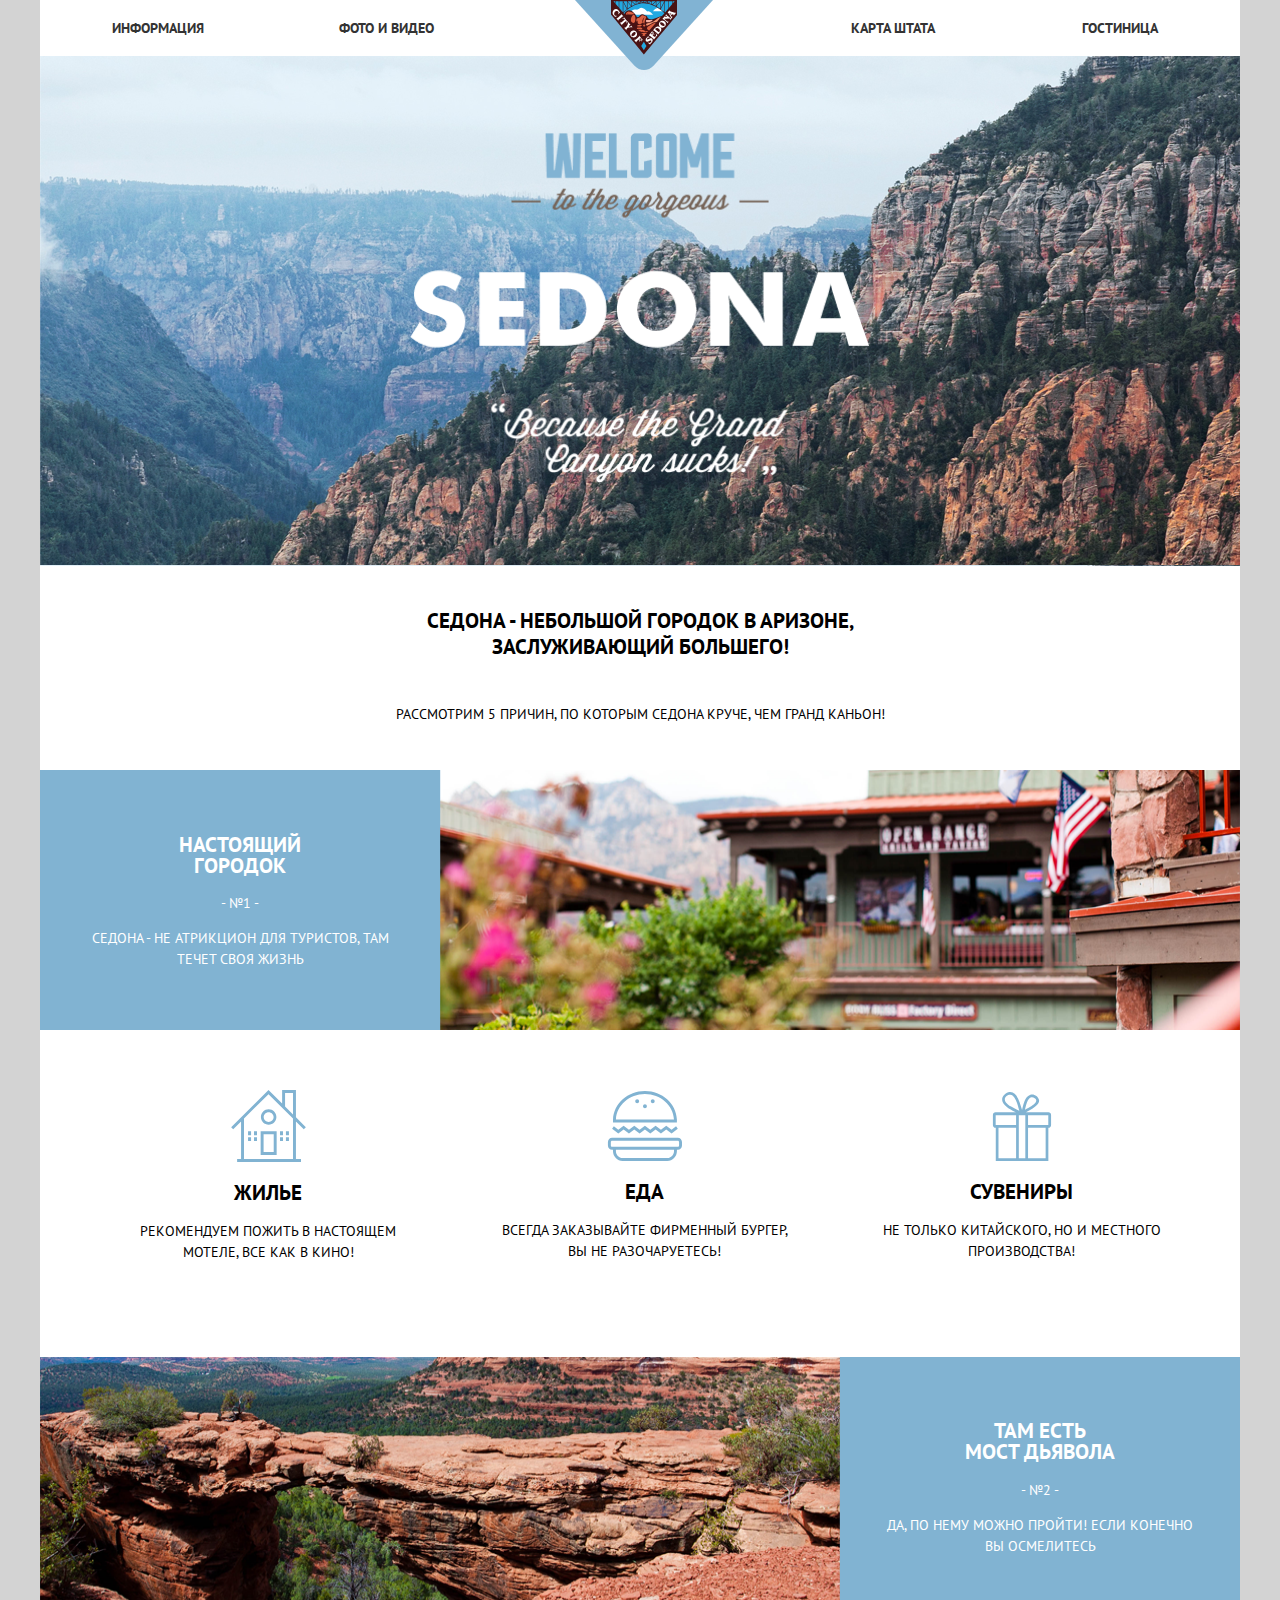
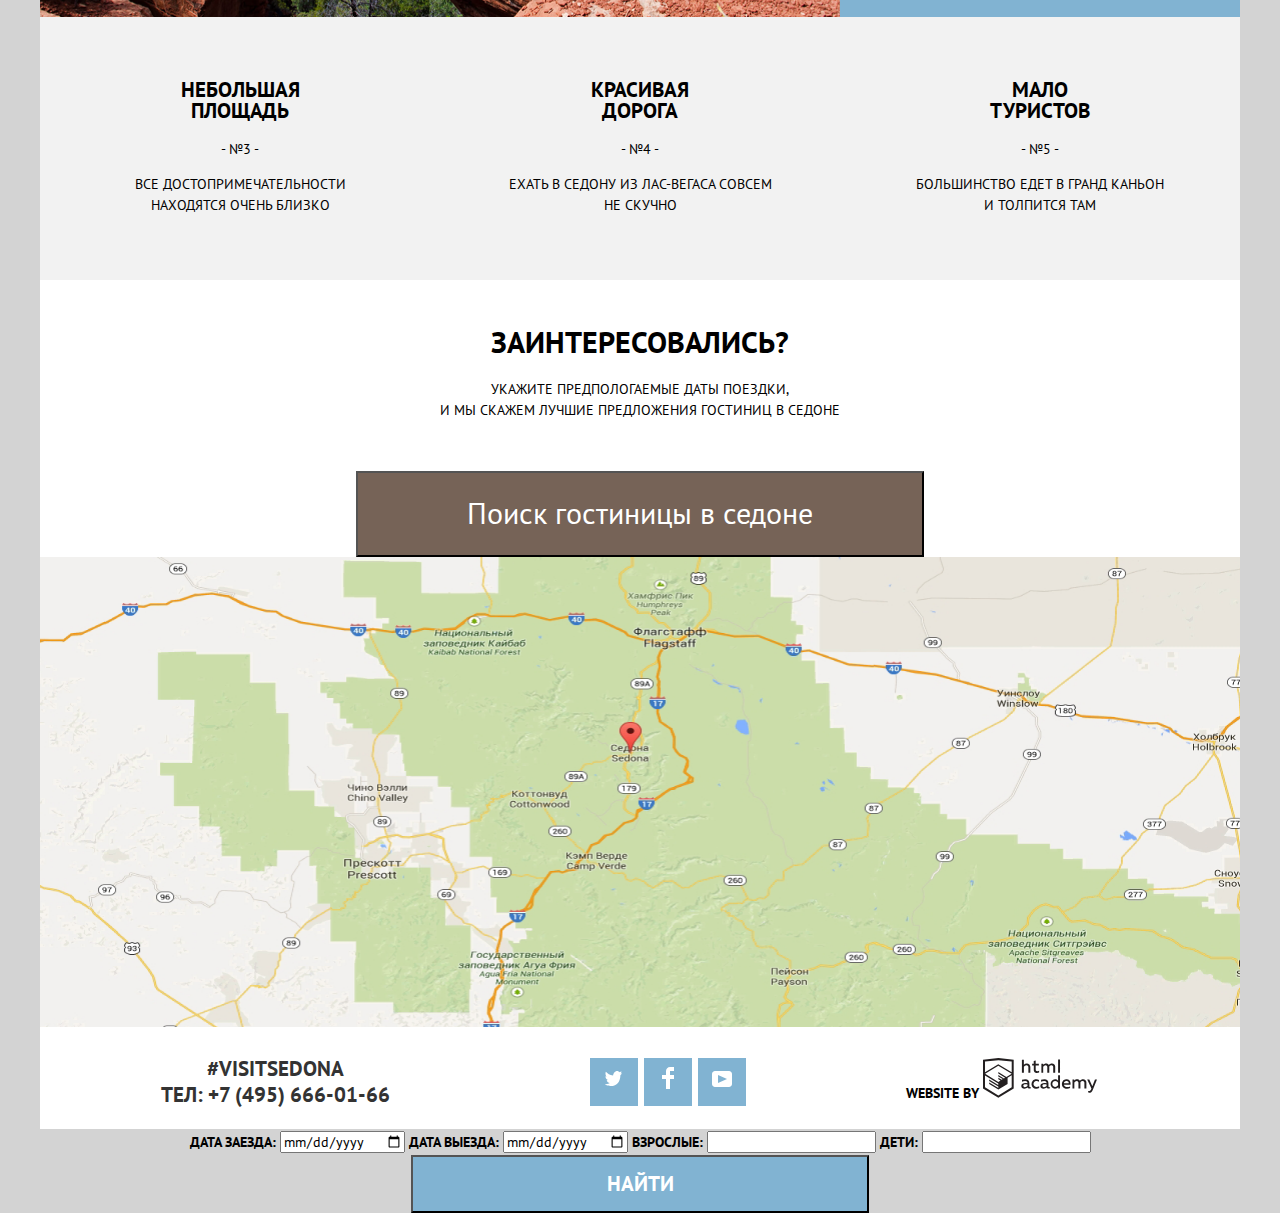
<file: index.html>
<!DOCTYPE HTML>
<html class="page" lang="ru">

<head>
    <meta charset="UTF-8">
    <title>project sedona</title>
    <link rel="icon" href="favicon.ico">
    <!-- 32x32 -->
    <link rel="icon" href="img/icon/favicon_152.svg" type="image/svg+xml">
    <link rel="apple_touch_icon" href="img/icon/180.png">
    <link rel="manifest" href="manifest.webmanifest">
    <link href="https://fonts.googleapis.com/css2?family=PT+Sans:wght@400;700&display=swap" rel="stylesheet">
    <link href="css/normalize.css" rel="stylesheet">
    <link href="css/style.css" rel="stylesheet">
</head>

<body class="page-body">
    <header class="main-header">
        <nav class="main-navigation">
            <a href="index.html">
                <img class="logo" src="img/logo/logo.svg" width="140" height="70" alt="Логотип Sedona">
            </a>
            <ul class="site-navigation">
                <li><a class="info-page" href="">информация</a></li>
                <li><a href="index.html">фото и видео</a></li>
                <li><a href="index.html">карта штата</a></li>
                <li><a href="catalog.html">гостиница</a></li>
            </ul>
        </nav>
    </header>

    <main class="container">
        <section class="title">
            <article>
                <div class="bg-pic">
                    <img class="bg-img" src="img/welcome.png" width="460" height="350" alt="изображение приветствие sedona">
                </div>
                <div class="text-wrapper">
                    <h1>
                        седона - небольшой городок в Аризоне,<br> заслуживающий большего!
                    </h1>
                    <p class="text">
                        рассмотрим 5 причин, по которым Седона круче, чем гранд каньон!
                    </p>
                </div>
            </article>
            <article class="features-1">
                <div class="point">
                    <h2>
                        настоящий<br> городок
                    </h2>
                    <p class="text">
                        - №1 -
                    </p>
                    <p class="text">
                        седона - не атрикцион для туристов, там<br> течет своя жизнь
                    </p>
                </div>
                <img src="img/hotel_sedona.png" width="800" height="260" alt="гостиница sedona">
            </article>
            <article class="content-wrapper">
                <ul class="features-list">
                    <li class="features-item">
                        <img src="img/icon/home.svg" alt="иконка дома">
                        <h2>жилье</h2>
                        <p class="text">рекомендуем пожить в настоящем<br> мотеле, все как в кино!
                        </p>
                    </li>
                    <li class="features-item">
                        <img src="img/icon/burger.svg" alt="иконка бургера">
                        <h2>еда</h2>
                        <p class="text">всегда заказывайте фирменный бургер,<br> вы не разочаруетесь!
                        </p>
                    </li>
                    <li class="features-item">
                        <img src="img/icon/surprice.svg" alt="иконка подарка">
                        <h2>сувениры</h2>
                        <p class="text">не только китайского, но и местного<br> производства!
                        </p>
                    </li>
                </ul>
            </article>
            <article class="features-2">
                <img src="img/canyon.png" width="800" height="260" alt="Картинка каньона">
                <div class="point">
                    <h2>
                        там есть<br> мост дьявола
                    </h2>
                    <p class="text">
                        - №2 -
                    </p>
                    <p class="text">
                        да, по нему можно пройти! если конечно<br> вы осмелитесь
                    </p>
                </div>
            </article>
            <article>
                <ul class="features-list-2">
                    <li class="features-item">
                        <h2>небольшая<br> площадь</h2>
                        <p class="text">
                            - №3 -
                        </p>
                        <p class="text">все достопримечательности<br> находятся очень близко
                        </p>
                    </li>
                    <li class="features-item">
                        <h2>красивая<br> дорога</h2>
                        <p class="text">
                            - №4 -
                        </p>
                        <p class="text">ехать в седону из Лас-вегаса совсем<br> не скучно
                        </p>
                    </li>
                    <li class="features-item">
                        <h2>мало<br> туристов</h2>
                        <p class="text">
                            - №5 -
                        </p>
                        <p class="text">большинство едет в гранд каньон<br> и толпится там
                        </p>
                    </li>
                </ul>
            </article>
        </section>
        <section class="subtitle">
            <div class="subtitle-text">
                <h2>заинтересовались?</h2>
                <p class="text">укажите предпологаемые даты поездки,<br> и мы скажем лучшие предложения гостиниц в седоне
                </p>
            </div>
            <button class="button-modal-list" type="button">Поиск гостиницы в седоне</button>
            <!--Форма выпадающего списка, обозначена после тега footer-->
        </section>
    </main>

    <footer class="main-footer">
        <section>
            <img src="img/map.png" width="1200" height="470" alt="карта местонахождения гостиницы">
            <div class="footer-wrapper">
                <section class="contacts">
                    <h3>контакты</h3>
                    <p>
                        <a href="index.html">#visitsedona</a><br>
                        <a href="tel:+74956660166">Тел: +7 (495) 666-01-66</a>
                    </p>
                </section>
                <section class="socials">
                    <h3>Соц.сети</h3>
                    <ul class="social-list">
                        <li class="social-item">
                            <a href="#">
                                <svg width="17" height="17" viewBox="0 0 17 17" fill="none" xmlns="http://www.w3.org/2000/svg">
                                    <path d="M10.95 1.14409C12.635 0.648089 13.934 1.41409 14.527 2.32309C15.2 2.09209 15.858 1.84209 16.538 1.61509C16.5249 2.30145 16.2117 2.94761 15.681 3.38309C16.366 3.55309 16.985 2.89209 16.985 2.89209C16.816 3.89209 15.979 4.68009 15.422 4.91609C15.191 11.6661 12.247 16.1331 5.34498 15.9981H4.89898C4.48898 15.9981 0.734977 15.5381 0.000976562 14.1111C2.27198 14.3071 3.89398 13.6891 4.69398 12.9341C3.73398 12.6341 2.01498 12.4571 1.71498 9.98409C2.06398 10.0901 2.27898 10.2121 2.90498 10.1031C1.70498 9.24709 0.373977 8.53009 0.447977 6.33009C0.732977 6.65809 1.51498 6.86609 1.78798 6.80209C1.08498 6.56109 -0.182023 3.44209 0.893977 1.85009C2.71198 3.70409 4.62898 5.45609 8.04598 5.62309C8.25398 3.33009 9.18298 1.79309 10.95 1.14409Z" fill="white"/>
                                    </svg>
                            </a>
                        </li>
                        <li class="social-item">
                            <a href="#">
                                <svg width="12" height="22" viewBox="0 0 12 22" fill="none" xmlns="http://www.w3.org/2000/svg">
                                    <path d="M12 4V0H8C5.79086 0 4 1.79086 4 4V8H0V12H4V22H8V12H12V8H8V4H12Z" fill="white"/>
                                    </svg>

                            </a>
                        </li>
                        <li class="social-item">
                            <a href="#">
                                <svg width="20" height="16" viewBox="0 0 20 16" fill="none" xmlns="http://www.w3.org/2000/svg">
                                    <path fill-rule="evenodd" clip-rule="evenodd" d="M3 0H17C18.65 0 20 1.35 20 3V13C20 14.65 18.65 16 17 16H3C1.35 16 0 14.65 0 13V3C0 1.35 1.35 0 3 0ZM6.027 4.002V11.998L15.014 8L6.027 4.002Z" fill="white"/>
                                    </svg>
                            </a>
                        </li>
                    </ul>
                </section>
                <section class="copyright ">
                    <h3>Разработчик</h3>
                    <p>
                        website by
                        <a class="copy-logo" href="https://htmlacademy.ru/intensive/htmlcss">
                            <svg width="114" height="40" viewBox="0 0 114 40" fill="none" xmlns="http://www.w3.org/2000/svg">
                                <path fill-rule="evenodd" clip-rule="evenodd" d="M15.5197 0.057373H15.3509L0 1.71895V30.4945L15.3509 39.8382L30.7018 30.4945V1.71895L15.5197 0.057373ZM77.0183 1.62185H75.0876V14.7311H77.0183V1.62185ZM40.8619 1.63264V6.76843C41.6131 5.9864 42.6386 5.5436 43.7105 5.53843C44.6823 5.47908 45.6329 5.84495 46.3253 6.54479C47.0177 7.24462 47.3866 8.21244 47.3399 9.20685V14.7634H45.367V9.46579C45.4231 8.94897 45.2754 8.43059 44.9566 8.02553C44.6377 7.62047 44.174 7.36218 43.6683 7.3079H43.3518C42.3456 7.36979 41.4321 7.9295 40.9041 8.80764V14.7634H38.8995V1.63264H40.8619ZM77.0183 30.4837H75.2775V29.0595C74.4828 30.1353 73.23 30.7538 71.9119 30.7211C69.4751 30.5528 67.5825 28.4822 67.5825 25.9845C67.5825 23.4867 69.4751 21.4162 71.9119 21.2479C73.1195 21.2052 74.2818 21.7203 75.0771 22.6505V17.3205H77.0183V30.4837ZM47.0656 29.0595C47.263 29.0515 47.4583 29.0152 47.6459 28.9516V30.3866C47.2482 30.5404 46.826 30.6172 46.4009 30.6132C45.6482 30.6769 44.9394 30.2429 44.639 29.5342C43.7036 30.31 42.5302 30.7227 41.3261 30.6995C39.733 30.6995 38.256 29.804 38.256 27.9482C38.256 25.65 40.3661 24.9379 42.1702 24.9379C42.9402 24.9505 43.707 25.0408 44.4596 25.2076V24.884C44.4596 23.805 43.6578 22.9742 42.1491 22.9742C41.0585 22.9764 39.9804 23.2116 38.9839 23.6647V21.8305C40.0678 21.451 41.204 21.2506 42.3495 21.2371C44.8394 21.2371 46.3693 22.4455 46.3693 25.1753V28.4121C46.3546 28.5668 46.401 28.721 46.4981 28.8406C46.5951 28.9601 46.7349 29.035 46.8862 29.0487H47.0656V29.0595ZM40.2711 27.8403C40.298 28.229 40.4761 28.5905 40.7655 28.844C41.055 29.0974 41.4317 29.2217 41.8115 29.189H41.9275C42.8819 29.1906 43.7973 28.8022 44.4702 28.11V26.5779C43.842 26.4414 43.2026 26.3655 42.5605 26.3513C41.5055 26.3513 40.2817 26.7074 40.2817 27.8403H40.2711ZM56.0229 21.9384C55.1962 21.4632 54.2596 21.2246 53.3115 21.2479H52.9422C51.7332 21.2873 50.5891 21.8166 49.7619 22.7192C48.9347 23.6218 48.4923 24.8236 48.5321 26.06V26.5024C48.6957 29.0004 50.805 30.8921 53.2482 30.7318C54.2519 30.7555 55.2477 30.5452 56.1601 30.1168V28.2718C55.3769 28.7215 54.4945 28.9591 53.5963 28.9624C52.5199 29.0288 51.4963 28.4793 50.9385 27.5356C50.3806 26.5918 50.3806 25.4095 50.9385 24.4658C51.4963 23.522 52.5199 22.9725 53.5963 23.039C54.461 23.0357 55.3066 23.2989 56.0229 23.7942V21.9384ZM66.1514 29.0595C66.3488 29.0515 66.5441 29.0152 66.7317 28.9516V30.3866C66.334 30.5404 65.9118 30.6172 65.4867 30.6132C64.734 30.6769 64.0252 30.2429 63.7248 29.5342C62.7894 30.31 61.616 30.7227 60.4119 30.6995C58.8188 30.6995 57.3417 29.804 57.3417 27.9482C57.3417 25.65 59.4518 24.9379 61.256 24.9379C62.0259 24.9505 62.7928 25.0408 63.5454 25.2076V24.884C63.5454 23.805 62.7436 22.9742 61.2349 22.9742C60.1443 22.9764 59.0662 23.2116 58.0697 23.6647V21.8305C59.1536 21.451 60.2897 21.2506 61.4353 21.2371C63.9252 21.2371 65.455 22.4455 65.455 25.1753V28.4121C65.4404 28.5668 65.4868 28.721 65.5838 28.8406C65.6809 28.9601 65.8207 29.035 65.972 29.0487H66.1514V29.0595ZM59.855 28.8481C59.5632 28.5943 59.3837 28.2311 59.3569 27.8403H59.378C59.378 26.7074 60.5385 26.3513 61.6569 26.3513C62.299 26.3655 62.9383 26.4414 63.5665 26.5779V28.11C62.8937 28.8022 61.9782 29.1906 61.0239 29.189H60.9078C60.5263 29.2247 60.1469 29.1019 59.855 28.8481ZM69.3271 25.9305C69.3271 24.2859 70.6308 22.9526 72.239 22.9526L72.2601 23.0066C73.4742 23.0066 74.5742 23.7382 75.0665 24.8732V27.0311C74.5856 28.1871 73.4673 28.9296 72.239 28.9084C70.6308 28.9084 69.3271 27.5752 69.3271 25.9305ZM83.3486 21.2479C86.8408 21.2479 88.0541 24.1395 87.4844 26.7397H80.922C81.1436 28.3582 82.6839 29.0163 84.2876 29.0163C85.2509 29.0196 86.2027 28.8021 87.0729 28.3797V30.1061C86.0736 30.5421 84.9939 30.7519 83.9078 30.7211C81.2385 30.7211 78.8963 29.189 78.8963 25.9521C78.8362 24.7502 79.2482 23.5736 80.0408 22.6841C80.8334 21.7945 81.9408 21.2658 83.1165 21.2155H83.3486V21.2479ZM80.8693 25.1753C80.9704 23.8237 82.1216 22.8104 83.4436 22.9095H83.4858C84.1064 22.8531 84.7196 23.08 85.1612 23.5295C85.6028 23.979 85.8275 24.6051 85.7752 25.24H80.8693V25.1753ZM89.489 30.4621V21.4961H91.2298V22.575C91.9777 21.7197 93.041 21.2229 94.1628 21.2047C95.2951 21.1328 96.3712 21.7163 96.9482 22.7153C97.7407 21.8335 98.8477 21.3161 100.018 21.2803C100.952 21.2327 101.859 21.6011 102.507 22.2901C103.154 22.9792 103.478 23.9213 103.394 24.8732V30.4837H101.39V24.9271C101.437 24.4734 101.306 24.0191 101.024 23.6647C100.743 23.3104 100.336 23.0852 99.8917 23.039H99.6174C98.7512 23.0941 97.9525 23.536 97.4335 24.2474V30.4837H95.4289V24.9271C95.4728 24.47 95.3357 24.0139 95.0481 23.6611C94.7606 23.3082 94.3467 23.088 93.8991 23.0497H93.6881C92.7466 23.1344 91.8915 23.6449 91.3564 24.4416V30.5161H89.5312L89.489 30.4621ZM113.977 21.4745H111.972L109.324 28.2718L106.306 21.4853H104.196L108.417 30.5484L108.237 31.0016C107.72 32.3611 107.003 33.0516 106.053 33.0516C105.75 33.0548 105.447 33.0112 105.156 32.9221V34.6161C105.536 34.7125 105.926 34.7632 106.317 34.7671C107.646 34.7671 108.902 34.0226 109.851 31.6813L113.977 21.4745ZM52.689 5.78658V2.54974L50.7266 3.01369V5.73264H49.144V7.49132H50.7899V11.9905C50.7231 12.817 51.0244 13.6301 51.61 14.2038C52.1955 14.7775 53.0028 15.0505 53.8073 14.9468C54.5996 14.9535 55.3875 14.8259 56.139 14.5692V12.8429C55.5727 13.0781 54.9672 13.199 54.356 13.199C53.2165 13.199 52.689 12.8105 52.689 11.6237V7.5129H55.8541V5.78658H52.689ZM58.3862 14.7526V5.75421H60.1376V6.83316C60.8811 5.97655 61.9403 5.476 63.0601 5.45211C64.1624 5.38099 65.2146 5.93142 65.8032 6.88711C66.5958 6.00534 67.7028 5.48794 68.8734 5.45211C69.8138 5.41462 70.7233 5.79859 71.364 6.50353C72.0046 7.20846 72.3126 8.16418 72.2073 9.12053V14.7418H70.2028V9.18527C70.2499 8.73151 70.1184 8.27721 69.8373 7.92287C69.5561 7.56853 69.1485 7.34334 68.7046 7.29711H68.4619C67.5957 7.35228 66.797 7.7942 66.278 8.50553V14.7418H64.2734V9.18527C64.3206 8.73151 64.1891 8.27721 63.9079 7.92287C63.6268 7.56853 63.2191 7.34334 62.7752 7.29711H62.5326C61.5911 7.38181 60.736 7.89229 60.2009 8.68895V14.7634H58.3862V14.7526ZM28.6972 29.3033L28.7078 29.2968L28.6972 29.3184V29.3033ZM28.6972 17.3205V29.3033L15.3509 37.4321L2.00459 29.3184V17.5147L15.2876 25.6068V27.0311L6.18257 21.5284V22.9418L15.3404 28.5632V30.0629L6.19312 24.4955V25.9521L15.3509 31.5734L24.5826 25.9197V19.8129L28.6972 17.3205ZM28.7078 15.7776L25.0362 17.9355L23.3482 19.0145L15.3087 14.0837V15.4971L22.156 19.7266L22.0083 19.8237L20.9532 20.4063L15.2876 16.9537V18.3995L19.761 21.1184L18.706 21.8413L15.3298 19.7913V21.2047L17.5454 22.5426L15.2982 23.9021L2.11009 15.864L15.3087 7.72869L28.7078 15.7776ZM15.2876 6.27211L28.7078 14.3534V3.56395L15.3615 2.12895L2.01514 3.56395V14.3534L15.2876 6.27211Z" fill="#231F20"/>
                                </svg>                                
                        </a>
                    </p>
                </section>
            </div>
        </section>
    </footer>
    <section class="modal">
        <form action="#" method="POST">
            <label for="data-visit">Дата заезда:</label>
            <input type="date" name="data" id="data-visit">
            <label for="data-exit">Дата выезда:</label>
            <input type="date" name="data" id="data-exit">

            <label for="big">Взрослые:</label>
            <input type="number" name="big" id="big">
            <label for="small">Дети:</label>
            <input type="number" name="small" id="small">

            <input class="button-modal" type="button" value="Найти">
        </form>
    </section>

</body>

</html>
</file>
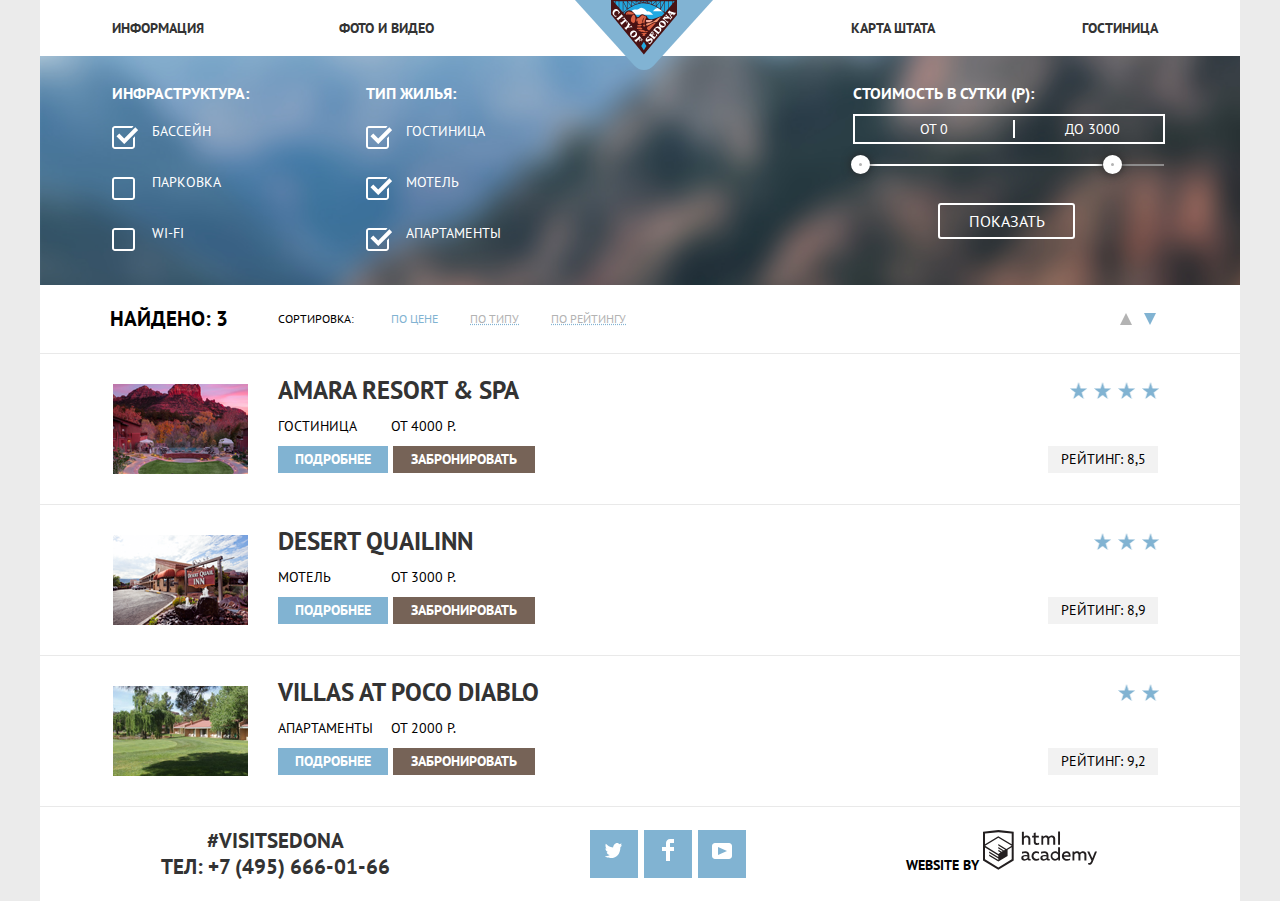
<file: catalog.html>
<!DOCTYPE HTML>
<html class="page" lang="ru">

<head>
    <meta charset="UTF-8">
    <title>Каталог гостиницы - Sedona</title>
    <link rel="icon" href="favicon.ico">
    <!-- 32x32 -->
    <link rel="icon" href="img/icon/favicon_152.svg" type="image/svg+xml">
    <link rel="apple_touch_icon" href="img/icon/180.png">
    <link rel="manifest" href="manifest.webmanifest">
    <link href="https://fonts.googleapis.com/css2?family=PT+Sans:wght@400;700&display=swap:subset=cyrillic" rel="stylesheet">
    <link href="css/normalize.css" rel="stylesheet">
    <link href="css/style.css" rel="stylesheet">
</head>

<body class="inner-page-body">
    <header class="main-header">
        <nav class="main-navigation">
            <a href="index.html">
                <img class="logo" src="img/logo/logo.svg" width="140" height="70" alt="Логотип Sedona">
            </a>
            <ul class="site-navigation">
                <li><a class="info-page" href="">информация</a></li>
                <li><a href="index.html">фото и видео</a></li>
                <li><a href="index.html">карта штата</a></li>
                <li><a href="catalog.html">гостиница</a></li>
            </ul>
        </nav>
    </header>


    <main class="container">
        <section class="filter">
            <h2 class="display-none">фильтр</h2>
            <form method="post" action="https://echo.htmlacademy.ru">
                <div class="filter-wrapper">
                <fieldset class="services">
                    <legend class="inner-h2">Инфраструктура:</legend>
                    <ul class="filter-list">
                        <li class="filter-item">
                            <input type="checkbox" class="checkbox" name="pool" id="pool" checked>
                            <label for="pool">бассейн</label>
                        </li>
                        <li class="filter-item">
                            <input type="checkbox" class="checkbox-2" name="parking" id="parking">
                            <label for="parking">парковка</label>
                        </li>
                        <li class="filter-item">
                            <input type="checkbox" class="checkbox-2" name="wifi" id="wifi">
                            <label for="wifi">wi-fi</label>
                        </li>
                    </ul>
                </fieldset>
                <fieldset class="services-2">
                    <legend class="inner-h2">тип жилья:</legend>
                    <ul class="filter-list">
                        <li class="filter-item">
                            <input type="checkbox" class="checkbox" name="hotel" id="hotel" checked>
                            <label for="hotel">гостиница</label>
                        </li>
                        <li class="filter-item">
                            <input type="checkbox" class="checkbox" name="motel" id="motel" checked>
                            <label for="motel">мотель</label>
                        </li>
                        <li class="filter-item">
                            <input type="checkbox" class="checkbox" name="appartaments" id="appartaments" checked>
                            <label for="appartaments">апартаменты</label>
                        </li>
                    </ul>
                </fieldset>
               <fieldset class="price">
                    <h2 class="inner-h2">
                        стоимость в сутки (Р):
                    </h2>
                    <div class="price-controls">
                        <label class="min-price">
                            от <input type="text" name="min-price" value="0">
                            </label>
                        <div class="line-vert"></div>
                            <label class="max-price">
                            до <input type="text" name="max-price" value="3000">
                            </label>
                    </div>
                    <div class="range-filter">
                        <div class="scale">
                            <div class="bar"></div>
                        </div>
                        <div class="toggle toggle-start" tabindex="0"></div>
                        <div class="toggle toggle-end" tabindex="0"></div>
                    </div>
                    <button class="inner_button_filter" type="button">показать</button>
                </fieldset>  
                </div>
            </form>
        </section>

<!-- ___________________________________________________________________________________ -->

        <section class="main-results">
            <p class="results">найдено: 3</p>
            <h2 class="sorting">сортировка:</h2>
            <ul class="sorting-list">
                <li class="sorting-item">
                    <a href="">по цене</a>
                </li>
                <li class="sorting-item">
                    <a href="">по типу</a> 
                </li>
                <li class="sorting-item">
                    <a href="">по рейтингу</a>
                </li>
            </ul>
            <div class="arrow">
                <div class="arrow up"></div>
                <div class="arrow down"></div>
            </div>   
        </section>

<!-- ____________________________________________________________________________________ -->

        <section class="position-catalog">
            <ul class="inner-features-list">
                <li class="inner-features-item">
                    <a href="">
                        <img src="img/AMARA_RESORT_&_SPA.png" width="135" height="90" alt="гостиница AMARA RESORT & SPA">
                     </a>
                        <div class="list-wrapper">
                            <h3 class="name-content">AMARA RESORT & SPA</h3>
                    <p class="text-price">гостиница <span class="worth">от 4000 Р.</span></p>
                    <a href="" class="btn info-product">подробнее</a>
                    <a href="" class="btn reserv">забронировать</a>
                </div>
                    <div class="star">
                        <img src="img/icon/star.png" width="18" height="17" alt="звезда отеля">
                        <img src="img/icon/star.png" width="18" height="17" alt="звезда отеля">
                        <img src="img/icon/star.png" width="18" height="17" alt="звезда отеля">
                        <img src="img/icon/star.png" width="18" height="17" alt="звезда отеля">
                    </div>
                    <p class="text-rating">рейтинг: 8,5</p>
                </li>
                <li class="inner-features-item">
                    <a href="">
                        <img src="img/DESERT_QUAILINN.png" width="135" height="90" alt="мотель DESERT QUAILINN">
                    </a>
                        <div class="list-wrapper">
                            <h3 class="name-content">DESERT QUAILINN</h3>
                    <p class="text-price">мотель <span class="worth">от 3000 Р.</span></p>
                    <a href="" class="btn info-product">подробнее</a>
                    <a href="" class="btn reserv">забронировать</a>
                    </div>
                    <div class="star">
                        <img src="img/icon/star.png" width="18" height="17" alt="звезда отеля">
                        <img src="img/icon/star.png" width="18" height="17" alt="звезда отеля">
                        <img src="img/icon/star.png" width="18" height="17" alt="звезда отеля">
                    </div>
                    <p class="text-rating">рейтинг: 8,9</p>
                </li>
                <li class="inner-features-item">
                    <a href="">
                        <img src="img/VILLAS_AT_POCO_DIABLO.png" width="135" height="90" alt="апартаменты VILLAS AT POCO DIABLO">
                    </a>
                        <div class="list-wrapper">
                            <h3 class="name-content">VILLAS AT POCO DIABLO</h3>
                    <p class="text-price">апартаменты <span class="worth">от 2000 Р.</span></p>
                    <a href="" class="btn info-product">подробнее</a>
                    <a href="" class="btn reserv">забронировать</a>
                    </div>
                    <div class="star">
                        <img src="img/icon/star.png" width="18" height="17" alt="звезда отеля">
                        <img src="img/icon/star.png" width="18" height="17" alt="звезда отеля">
                    </div>
                    <p class="text-rating">рейтинг: 9,2</p>
                </li>
            </ul>
        </section>
    </main>

    <footer class="main-footer">
        <section>
            <div class="footer-wrapper">
                <section class="contacts">
                    <h3>контакты</h3>
                    <p>
                        <a href="index.html">#visitsedona</a><br>
                        <a href="tel:+74956660166">Тел: +7 (495) 666-01-66</a>
                    </p>
                </section>
                <section class="socials">
                    <h3>Соц.сети</h3>
                    <ul class="social-list">
                        <li class="social-item">
                            <a href="#">
                                <svg width="17" height="17" viewBox="0 0 17 17" fill="none" xmlns="http://www.w3.org/2000/svg">
                                    <path d="M10.95 1.14409C12.635 0.648089 13.934 1.41409 14.527 2.32309C15.2 2.09209 15.858 1.84209 16.538 1.61509C16.5249 2.30145 16.2117 2.94761 15.681 3.38309C16.366 3.55309 16.985 2.89209 16.985 2.89209C16.816 3.89209 15.979 4.68009 15.422 4.91609C15.191 11.6661 12.247 16.1331 5.34498 15.9981H4.89898C4.48898 15.9981 0.734977 15.5381 0.000976562 14.1111C2.27198 14.3071 3.89398 13.6891 4.69398 12.9341C3.73398 12.6341 2.01498 12.4571 1.71498 9.98409C2.06398 10.0901 2.27898 10.2121 2.90498 10.1031C1.70498 9.24709 0.373977 8.53009 0.447977 6.33009C0.732977 6.65809 1.51498 6.86609 1.78798 6.80209C1.08498 6.56109 -0.182023 3.44209 0.893977 1.85009C2.71198 3.70409 4.62898 5.45609 8.04598 5.62309C8.25398 3.33009 9.18298 1.79309 10.95 1.14409Z" fill="white"/>
                                    </svg>
                            </a>
                        </li>
                        <li class="social-item">
                            <a href="#">
                                <svg width="12" height="22" viewBox="0 0 12 22" fill="none" xmlns="http://www.w3.org/2000/svg">
                                    <path d="M12 4V0H8C5.79086 0 4 1.79086 4 4V8H0V12H4V22H8V12H12V8H8V4H12Z" fill="white"/>
                                    </svg>

                            </a>
                        </li>
                        <li class="social-item">
                            <a href="#">
                                <svg width="20" height="16" viewBox="0 0 20 16" fill="none" xmlns="http://www.w3.org/2000/svg">
                                    <path fill-rule="evenodd" clip-rule="evenodd" d="M3 0H17C18.65 0 20 1.35 20 3V13C20 14.65 18.65 16 17 16H3C1.35 16 0 14.65 0 13V3C0 1.35 1.35 0 3 0ZM6.027 4.002V11.998L15.014 8L6.027 4.002Z" fill="white"/>
                                    </svg>
                            </a>
                        </li>
                    </ul>
                </section>
                <section class="copyright ">
                    <h3>Разработчик</h3>
                    <p>
                        website by
                        <a class="copy-logo" href="https://htmlacademy.ru/intensive/htmlcss">
                            <svg width="114" height="40" viewBox="0 0 114 40" fill="none" xmlns="http://www.w3.org/2000/svg">
                                <path fill-rule="evenodd" clip-rule="evenodd" d="M15.5197 0.057373H15.3509L0 1.71895V30.4945L15.3509 39.8382L30.7018 30.4945V1.71895L15.5197 0.057373ZM77.0183 1.62185H75.0876V14.7311H77.0183V1.62185ZM40.8619 1.63264V6.76843C41.6131 5.9864 42.6386 5.5436 43.7105 5.53843C44.6823 5.47908 45.6329 5.84495 46.3253 6.54479C47.0177 7.24462 47.3866 8.21244 47.3399 9.20685V14.7634H45.367V9.46579C45.4231 8.94897 45.2754 8.43059 44.9566 8.02553C44.6377 7.62047 44.174 7.36218 43.6683 7.3079H43.3518C42.3456 7.36979 41.4321 7.9295 40.9041 8.80764V14.7634H38.8995V1.63264H40.8619ZM77.0183 30.4837H75.2775V29.0595C74.4828 30.1353 73.23 30.7538 71.9119 30.7211C69.4751 30.5528 67.5825 28.4822 67.5825 25.9845C67.5825 23.4867 69.4751 21.4162 71.9119 21.2479C73.1195 21.2052 74.2818 21.7203 75.0771 22.6505V17.3205H77.0183V30.4837ZM47.0656 29.0595C47.263 29.0515 47.4583 29.0152 47.6459 28.9516V30.3866C47.2482 30.5404 46.826 30.6172 46.4009 30.6132C45.6482 30.6769 44.9394 30.2429 44.639 29.5342C43.7036 30.31 42.5302 30.7227 41.3261 30.6995C39.733 30.6995 38.256 29.804 38.256 27.9482C38.256 25.65 40.3661 24.9379 42.1702 24.9379C42.9402 24.9505 43.707 25.0408 44.4596 25.2076V24.884C44.4596 23.805 43.6578 22.9742 42.1491 22.9742C41.0585 22.9764 39.9804 23.2116 38.9839 23.6647V21.8305C40.0678 21.451 41.204 21.2506 42.3495 21.2371C44.8394 21.2371 46.3693 22.4455 46.3693 25.1753V28.4121C46.3546 28.5668 46.401 28.721 46.4981 28.8406C46.5951 28.9601 46.7349 29.035 46.8862 29.0487H47.0656V29.0595ZM40.2711 27.8403C40.298 28.229 40.4761 28.5905 40.7655 28.844C41.055 29.0974 41.4317 29.2217 41.8115 29.189H41.9275C42.8819 29.1906 43.7973 28.8022 44.4702 28.11V26.5779C43.842 26.4414 43.2026 26.3655 42.5605 26.3513C41.5055 26.3513 40.2817 26.7074 40.2817 27.8403H40.2711ZM56.0229 21.9384C55.1962 21.4632 54.2596 21.2246 53.3115 21.2479H52.9422C51.7332 21.2873 50.5891 21.8166 49.7619 22.7192C48.9347 23.6218 48.4923 24.8236 48.5321 26.06V26.5024C48.6957 29.0004 50.805 30.8921 53.2482 30.7318C54.2519 30.7555 55.2477 30.5452 56.1601 30.1168V28.2718C55.3769 28.7215 54.4945 28.9591 53.5963 28.9624C52.5199 29.0288 51.4963 28.4793 50.9385 27.5356C50.3806 26.5918 50.3806 25.4095 50.9385 24.4658C51.4963 23.522 52.5199 22.9725 53.5963 23.039C54.461 23.0357 55.3066 23.2989 56.0229 23.7942V21.9384ZM66.1514 29.0595C66.3488 29.0515 66.5441 29.0152 66.7317 28.9516V30.3866C66.334 30.5404 65.9118 30.6172 65.4867 30.6132C64.734 30.6769 64.0252 30.2429 63.7248 29.5342C62.7894 30.31 61.616 30.7227 60.4119 30.6995C58.8188 30.6995 57.3417 29.804 57.3417 27.9482C57.3417 25.65 59.4518 24.9379 61.256 24.9379C62.0259 24.9505 62.7928 25.0408 63.5454 25.2076V24.884C63.5454 23.805 62.7436 22.9742 61.2349 22.9742C60.1443 22.9764 59.0662 23.2116 58.0697 23.6647V21.8305C59.1536 21.451 60.2897 21.2506 61.4353 21.2371C63.9252 21.2371 65.455 22.4455 65.455 25.1753V28.4121C65.4404 28.5668 65.4868 28.721 65.5838 28.8406C65.6809 28.9601 65.8207 29.035 65.972 29.0487H66.1514V29.0595ZM59.855 28.8481C59.5632 28.5943 59.3837 28.2311 59.3569 27.8403H59.378C59.378 26.7074 60.5385 26.3513 61.6569 26.3513C62.299 26.3655 62.9383 26.4414 63.5665 26.5779V28.11C62.8937 28.8022 61.9782 29.1906 61.0239 29.189H60.9078C60.5263 29.2247 60.1469 29.1019 59.855 28.8481ZM69.3271 25.9305C69.3271 24.2859 70.6308 22.9526 72.239 22.9526L72.2601 23.0066C73.4742 23.0066 74.5742 23.7382 75.0665 24.8732V27.0311C74.5856 28.1871 73.4673 28.9296 72.239 28.9084C70.6308 28.9084 69.3271 27.5752 69.3271 25.9305ZM83.3486 21.2479C86.8408 21.2479 88.0541 24.1395 87.4844 26.7397H80.922C81.1436 28.3582 82.6839 29.0163 84.2876 29.0163C85.2509 29.0196 86.2027 28.8021 87.0729 28.3797V30.1061C86.0736 30.5421 84.9939 30.7519 83.9078 30.7211C81.2385 30.7211 78.8963 29.189 78.8963 25.9521C78.8362 24.7502 79.2482 23.5736 80.0408 22.6841C80.8334 21.7945 81.9408 21.2658 83.1165 21.2155H83.3486V21.2479ZM80.8693 25.1753C80.9704 23.8237 82.1216 22.8104 83.4436 22.9095H83.4858C84.1064 22.8531 84.7196 23.08 85.1612 23.5295C85.6028 23.979 85.8275 24.6051 85.7752 25.24H80.8693V25.1753ZM89.489 30.4621V21.4961H91.2298V22.575C91.9777 21.7197 93.041 21.2229 94.1628 21.2047C95.2951 21.1328 96.3712 21.7163 96.9482 22.7153C97.7407 21.8335 98.8477 21.3161 100.018 21.2803C100.952 21.2327 101.859 21.6011 102.507 22.2901C103.154 22.9792 103.478 23.9213 103.394 24.8732V30.4837H101.39V24.9271C101.437 24.4734 101.306 24.0191 101.024 23.6647C100.743 23.3104 100.336 23.0852 99.8917 23.039H99.6174C98.7512 23.0941 97.9525 23.536 97.4335 24.2474V30.4837H95.4289V24.9271C95.4728 24.47 95.3357 24.0139 95.0481 23.6611C94.7606 23.3082 94.3467 23.088 93.8991 23.0497H93.6881C92.7466 23.1344 91.8915 23.6449 91.3564 24.4416V30.5161H89.5312L89.489 30.4621ZM113.977 21.4745H111.972L109.324 28.2718L106.306 21.4853H104.196L108.417 30.5484L108.237 31.0016C107.72 32.3611 107.003 33.0516 106.053 33.0516C105.75 33.0548 105.447 33.0112 105.156 32.9221V34.6161C105.536 34.7125 105.926 34.7632 106.317 34.7671C107.646 34.7671 108.902 34.0226 109.851 31.6813L113.977 21.4745ZM52.689 5.78658V2.54974L50.7266 3.01369V5.73264H49.144V7.49132H50.7899V11.9905C50.7231 12.817 51.0244 13.6301 51.61 14.2038C52.1955 14.7775 53.0028 15.0505 53.8073 14.9468C54.5996 14.9535 55.3875 14.8259 56.139 14.5692V12.8429C55.5727 13.0781 54.9672 13.199 54.356 13.199C53.2165 13.199 52.689 12.8105 52.689 11.6237V7.5129H55.8541V5.78658H52.689ZM58.3862 14.7526V5.75421H60.1376V6.83316C60.8811 5.97655 61.9403 5.476 63.0601 5.45211C64.1624 5.38099 65.2146 5.93142 65.8032 6.88711C66.5958 6.00534 67.7028 5.48794 68.8734 5.45211C69.8138 5.41462 70.7233 5.79859 71.364 6.50353C72.0046 7.20846 72.3126 8.16418 72.2073 9.12053V14.7418H70.2028V9.18527C70.2499 8.73151 70.1184 8.27721 69.8373 7.92287C69.5561 7.56853 69.1485 7.34334 68.7046 7.29711H68.4619C67.5957 7.35228 66.797 7.7942 66.278 8.50553V14.7418H64.2734V9.18527C64.3206 8.73151 64.1891 8.27721 63.9079 7.92287C63.6268 7.56853 63.2191 7.34334 62.7752 7.29711H62.5326C61.5911 7.38181 60.736 7.89229 60.2009 8.68895V14.7634H58.3862V14.7526ZM28.6972 29.3033L28.7078 29.2968L28.6972 29.3184V29.3033ZM28.6972 17.3205V29.3033L15.3509 37.4321L2.00459 29.3184V17.5147L15.2876 25.6068V27.0311L6.18257 21.5284V22.9418L15.3404 28.5632V30.0629L6.19312 24.4955V25.9521L15.3509 31.5734L24.5826 25.9197V19.8129L28.6972 17.3205ZM28.7078 15.7776L25.0362 17.9355L23.3482 19.0145L15.3087 14.0837V15.4971L22.156 19.7266L22.0083 19.8237L20.9532 20.4063L15.2876 16.9537V18.3995L19.761 21.1184L18.706 21.8413L15.3298 19.7913V21.2047L17.5454 22.5426L15.2982 23.9021L2.11009 15.864L15.3087 7.72869L28.7078 15.7776ZM15.2876 6.27211L28.7078 14.3534V3.56395L15.3615 2.12895L2.01514 3.56395V14.3534L15.2876 6.27211Z" fill="#231F20"/>
                                </svg>                                
                        </a>
                    </p>
                </section>
            </div>
        </section>
    </footer>
</body>

</html>
</file>
<file: css/style.css>
/* Variables */

:root {
  --basic-black: #333333;
  --basic-extra-black: #000000;
  --basic-white: #ffffff;
  --basic-skyblue: #81b3d2;
  --special-middle-blue: #669ec0;
  --special-dark-blue: #5496bd;
  --basic-brown: #766357;
  --special-middle-brown: #604e43;
  --special-dark-brown: #503e33;
  --basic-gray: #cacaca;
  --special-light-gray: #f2f2f2;
}
/*Global*/

.page {
  height: 100%;
}

.page-body {
  width: 1200px;
  margin: 0 auto;
  font-family: PT Sans, "Arial", "sans-serif";
  font-weight: 700;
  font-size: 14px;
  text-transform: uppercase;
  text-align: center;
  line-height: 26px;
  color: var(--basic-extra-black);
  background-color: #d3d3d3;
  background-position: center;
  height: 100%;
}

.inner-page-body {
  width: 1200px;
  margin: 0 auto;
  font-family: PT Sans, Arial, sans-serif;
  font-weight: 700;
  font-size: 14px;
  line-height: 26px;
  text-transform: uppercase;
  background-color: #ebebeb;
  background-position: center;
}

.text {
  font-size: 14px;
  font-weight: 400;
  line-height: 21px;
}
/* Navigation */

.main-header {
  width: 100%;
  max-width: 1200px;
  background-color: var(--basic-white);
}

.main-navigation {
  position: relative;
  width: 100%;
  max-width: 1200px;
}

.logo {
  position: absolute;
  left: 44.5%;
}

.site-navigation {
  display: flex;
  justify-content: flex-start;
  width: 100%;
  max-width: 1200px;
  margin: 0;
  padding: 15px 0px;
  list-style: none;
}

.site-navigation a {
  color: var(--basic-black);
  text-decoration: none;
}

.site-navigation li:nth-child(1) {
  padding-left: 72px;
}

.site-navigation li:nth-child(2) {
  padding-left: 135px;
}

.site-navigation li:nth-child(3) {
  padding-left: 417px;
}

.site-navigation li:nth-child(4) {
  padding-left: 147px;
}

.info-page:hover {
  color: var(--basic-skyblue);
  transition: all 0.6s ease-in-out;
}

.info-page:active {
  color: #b3b3b3;
}
/* content */

.container {
  width: 100%;
  max-width: 1200px;
  background-color: var(--basic-white);
}

.bg-pic {
  background-image: url("../img/background_photo.png");
  width: 1200px;
  height: 510px;
}

.bg-img {
  position: absolute 50%;
  padding-top: 77px;
}

.text-wrapper {
  display: flex;
  flex-direction: column;
}

.text-wrapper h1 {
  display: flex;
  flex-wrap: wrap;
  justify-content: center;
  margin-top: 42px;
  font-size: 21px;
  line-height: 26px;
}

.text-wrapper .text {
  display: flex;
  flex-wrap: wrap;
  justify-content: center;
  margin: 30px auto 45px;
}

.features-1 {
  display: flex;
  flex-wrap: wrap;
  font-weight: 700;
  font-size: 21px;
  line-height: 21px;
  color: var(--basic-white);
  justify-content: space-between;
  background-color: var(--basic-skyblue);
}

.point {
  margin: auto auto;
  background-color: var(--basic-skyblue);
}

.point h2 {
  font-size: 21px;
  line-height: 21px;
}

.features-2 {
  display: flex;
  font-weight: 700;
  font-size: 21px;
  line-height: 21px;
  background-color: var(--basic-skyblue);
  color: var(--basic-white);
  justify-content: space-between;
}

.features-list {
  display: grid;
  grid-template-columns: 1fr 1fr 1fr;
  margin: 60px 0px 80px;
  margin-right: 30px;
  list-style: none;
  align-items: center;
}

.features-list-2 {
  display: grid;
  grid-template-columns: 1fr 1fr 1fr;
  padding: 45px 0px 50px;
  margin: 0 0px;
  list-style: none;
  background-color: #f2f2f2;
}

.features-list h2 {
  font-size: 21px;
}

.features-list-2 h2 {
  font-size: 21px;
}

.features-item {
  font-weight: 700;
  font-size: 21px;
  line-height: 21px;
}

.subtitle {
  font-size: 30px;
  line-height: 24px;
}

.subtitle-text {
  margin: 50px 0px;
}

.subtitle-text h2 {
  font-size: 30px;
}

.button-modal-list {
  width: 568px;
  height: 86px;
  background-color: var(--basic-brown);
  color: var(--basic-white);
}

.button-modal-list:hover {
  background-color: var(--special-middle-brown);
  cursor: default;
}

.button-modal-list:active {
  background-color: var(--special-dark-brown);
  color: var(--basic-gray);
}
/* footer */

.main-footer {
  width: 100%;
  max-width: 1200px;
  background-color: var(--basic-white);
}

.footer-wrapper {
  display: flex;
  justify-content: space-around;
  align-items: center;
}

.footer-wrapper h3 {
  display: none;
}

.contacts {
  text-align: center;
  font-size: 21px;
  margin-left: 42px;
}

.contacts a {
  color: var(--basic-black);
  text-decoration: none;
}

.social-list {
  display: flex;
  list-style: none;
}

.social-item {
  display: flex;
  align-items: center;
  justify-content: center;
  width: 48px;
  height: 48px;
  margin: 0 3px;
  cursor: pointer;
  background-color: var(--basic-skyblue);
}

.social-item:hover {
  background-color: var(--special-middle-blue);
}

.social-item:active path {
  background-color: var(--special-dark-blue);
  fill: #ffffff5e;
}

.copyright {
  display: flex;
  margin-right: 65px;
}

.copy-logo path:hover {
  fill: var(--basic-skyblue);
}

.copy-logo path:active {
  fill: #b3b3b3;
}
/* modal window */

.button-modal {
  width: 458px;
  height: 58px;
  background-color: var(--basic-skyblue);
  color: var(--basic-white);
  font-size: 21px;
  line-height: 26px;
  font-weight: 700;
  text-transform: uppercase;
}
/*_____________________________________________________________*/
.checkbox {
  display: none;
}

.checkbox-2 {
  display: none;
}

.filter-list label {
  position: relative;
  cursor: pointer;
}

.checkbox + label::before {
  content: "";
  position: absolute;
  left: -40px;
  top: 4px;
  background-image: url("../img/icon/square.svg");
  width: 23px;
  height: 23px;
}

.checkbox:checked + label::after {
  content: "";
  position: absolute;
  left: -36px;
  top: 5px;
  background-image: url("../img/icon/check.svg");
  width: 22px;
  height: 17px;
}

.checkbox-2 + label::before {
  content: "";
  position: absolute;
  left: -40px;
  top: 4px;
  background-image: url("../img/icon/square-2.svg");
  width: 23px;
  height: 23px;
}

.checkbox-2:checked + label::after {
  content: "";
  position: absolute;
  left: -36px;
  top: 5px;
  background-image: url("../img/icon/check.svg");
  width: 22px;
  height: 17px;
}

.filter-list {
  list-style: none;
}

.filter-item {
  margin: 0;
  padding-bottom: 25px;
  font-weight: 400;
  font-size: 14px;
  color: var(--basic-white);
}

.display-none {
  display: none;
}

.services {
  display: flex;
  margin-left: 72px;
  margin-top: 27px;
  padding: 0px;
  border: none;
}

.services-2 {
  display: flex;
  margin-left: 115px;
  margin-top: 27px;
  padding: 0px;
  border: none;
}

.filter-list-2 {
  list-style: none;
}

.filter {
  width: 100%;
  max-width: 1200px;
  background-color: var(--basic-skyblue);
  background-image: url("../img/background.png");
  background-repeat: no-repeat;
  background-size: cover;
  margin: 0;
}

.filter-wrapper {
  display: flex;
  justify-content: flex-start;
  margin: 0;
}

.inner-h2 {
  margin: 0px;
  font-size: 16px;
  line-height: 21px;
  color: #ffffff;
}

.price {
  position: relative;
  margin-left: 350px;
  margin-top: 27px;
  padding: 0px;
  border: none;
}

.price-controls {
  display: flex;
  width: 308px;
  font-size: 14px;
  font-weight: 400;
  text-align: center;
  margin-top: 10px;
  color: #ffffff;
  border: 2px solid #ffffff;
}

.line-vert {
  width: 2px;
  height: 18px;
  margin-top: 4px;
  margin-left: 15px;
  background-color: #ffffff;
}

.price-controls input {
  margin: 0;
  padding: 0;
  width: 58px;
  height: 21px;
  border: none;
  color: #ffffff;
  background: transparent;
}

.price-controls .min-price {
  margin-left: 65px;
}

.price-controls .max-price {
  margin-left: 50px;
}

.range-filter {
  position: relative;
  cursor: pointer;
  margin-top: 20px;
}

.range-filter .scale {
  margin-left: 3px;
  height: 2px;
  width: 308px;
  background: #8d8c8c;
}

.range-filter .bar {
  height: 2px;
  width: 80%;
  background: #ffffff;
}

.range-filter .toggle {
  position: absolute;
  cursor: pointer;
  left: -2px;
  top: -9px;
  width: 3px;
  height: 3px;
  border: 8px solid #ffffff;
  border-radius: 50%;
  background: #b3b3b3;
  box-shadow: 0 0 10px 0 #272727;
}

.range-filter .toggle:hover {
  transform: scale(1.1);
}

.range-filter .toggle-end {
  left: 250px;
}

.inner_button_filter {
  position: absolute;
  left: 85px;
  top: 100px;
  width: 137px;
  height: 36px;
  background-color: transparent;
  color: var(--basic-white);
  border: 2px solid #ffffff;
  border-radius: 3px;
  font-weight: 400;
  font-size: 16px;
  line-height: 21px;
  text-transform: uppercase;
  margin-top: 20px;
}

.inner_button_filter:hover {
  background-color: var(--basic-white);
  color: var(--basic-black);
}

/*_____________________________________________________________*/

.main-results {
  position: relative;
  display: flex;
  align-items: center;
  padding-left: 70px;
  border-bottom: 1px solid #e9e9e9;
}

.results {
  font-size: 21px;
  font-weight: 700;
}

.sorting {
  margin-left: 50px;
  font-size: 12px;
  font-weight: 400;
}

.sorting-list {
  display: flex;
  margin-left: 5px;
  padding: 0;
  font-size: 12px;
  font-weight: 400;
  list-style: none;
}

.sorting-item a {
  padding-left: 32px;
  text-decoration-style: dotted;
  text-decoration-color: var(--basic-skyblue);
  color: #b3b3b3;
}

.sorting-item:first-child a {
  text-decoration: none;
  color: var(--basic-skyblue);
}

.sorting-item a:hover {
  color: var(--basic-skyblue);
}

.sorting-item a:active {
  text-decoration: none;
  color: var(--basic-black);
}

.arrow {
  position: absolute;
  top: 14px;
  cursor: pointer;
}

.arrow .up {
  position: absolute;
  left: 1010px;
  border-bottom: 12px solid #b3b3b3;
  border-left: 6px solid transparent;
  border-right: 6px solid transparent;
}

.arrow .down {
  position: absolute;
  left: 1034px;
  border-top: 12px solid var(--basic-skyblue);
  border-left: 6px solid transparent;
  border-right: 6px solid transparent;
}

.arrow .up:hover {
  border-bottom-color: var(--basic-black);
}

.arrow .down:hover {
  border-top-color: var(--basic-black);
}

.arrow .up:active {
  border-bottom-color: var(--basic-skyblue);
}

.arrow .down:active {
  border-top-color: var(--basic-skyblue);
}

/* ____________________________________________________________________________________________ */

.inner-features-list {
  list-style: none;
  margin: 0px;
  padding: 0px;
  font-weight: 700;
  font-size: 21px;
}

.inner-features-item {
  position: relative;
  display: flex;
  flex-wrap: wrap;
  justify-content: start;
  min-height: 150px;
  border-bottom: 1px solid #e9e9e9;
}

.inner-features-list img {
  margin: 0px;
  padding-left: 73px;
  padding-top: 30px;
}

.list-wrapper {
  position: relative;
  display: flex;
  flex-direction: column;
  margin-left: 30px;
}

.star {
  display: flex;
  flex-direction: row;
  justify-content: flex-end;
  position: absolute;
  left: 1105px;
  top: 25px;
  margin: 0px;
  padding: 0px;
  width: 18px;
  height: 17px;
  cursor: pointer;
}

.star img {
  margin: 0px;
  padding: 3px;
}

.text-price {
  margin: 10px 0px;
  font-size: 14px;
  font-weight: 400;
}

.text-rating {
  position: absolute;
  left: 1008px;
  top: 92px;
  margin: 0px;
  width: 110px;
  height: 27px;
  font-size: 14px;
  font-weight: 400;
  text-align: center;
  background-color: var(--special-light-gray);
}

.btn {
  position: absolute;
  top: 92px;
  text-decoration: none;
}

.info-product {
  position: absolute;
  font-weight: 700;
  font-size: 14px;
  width: 110px;
  height: 27px;
  text-align: center;
  background-color: var(--basic-skyblue);
  color: var(--basic-white);
}

.info-product:hover {
  background-color: var(--special-middle-blue);
}

.info-product:active {
  background-color: var(--special-dark-blue);
  color: var(--basic-gray);
}

.reserv {
  position: absolute;
  left: 115px;
  font-weight: 700;
  font-size: 14px;
  width: 142px;
  height: 27px;
  text-align: center;
  background-color: var(--basic-brown);
  color: var(--basic-white);
}

.reserv:hover {
  background-color: var(--special-middle-brown);
}

.reserv:active {
  background-color: var(--special-dark-brown);
  color: var(--basic-gray);
}

.name-content {
  text-decoration: none;
  margin-top: 23px;
  margin-bottom: 0px;
  width: 400px;
  color: var(--basic-black);
  cursor: pointer;
}

.worth {
  position: absolute;
  left: 113px;
}

.inner-features-item a {
  text-decoration: none;
}

.name-content:hover {
  color: var(--basic-skyblue);
}

.name-content:active {
  color: var(--basic-gray);
}
</file>
